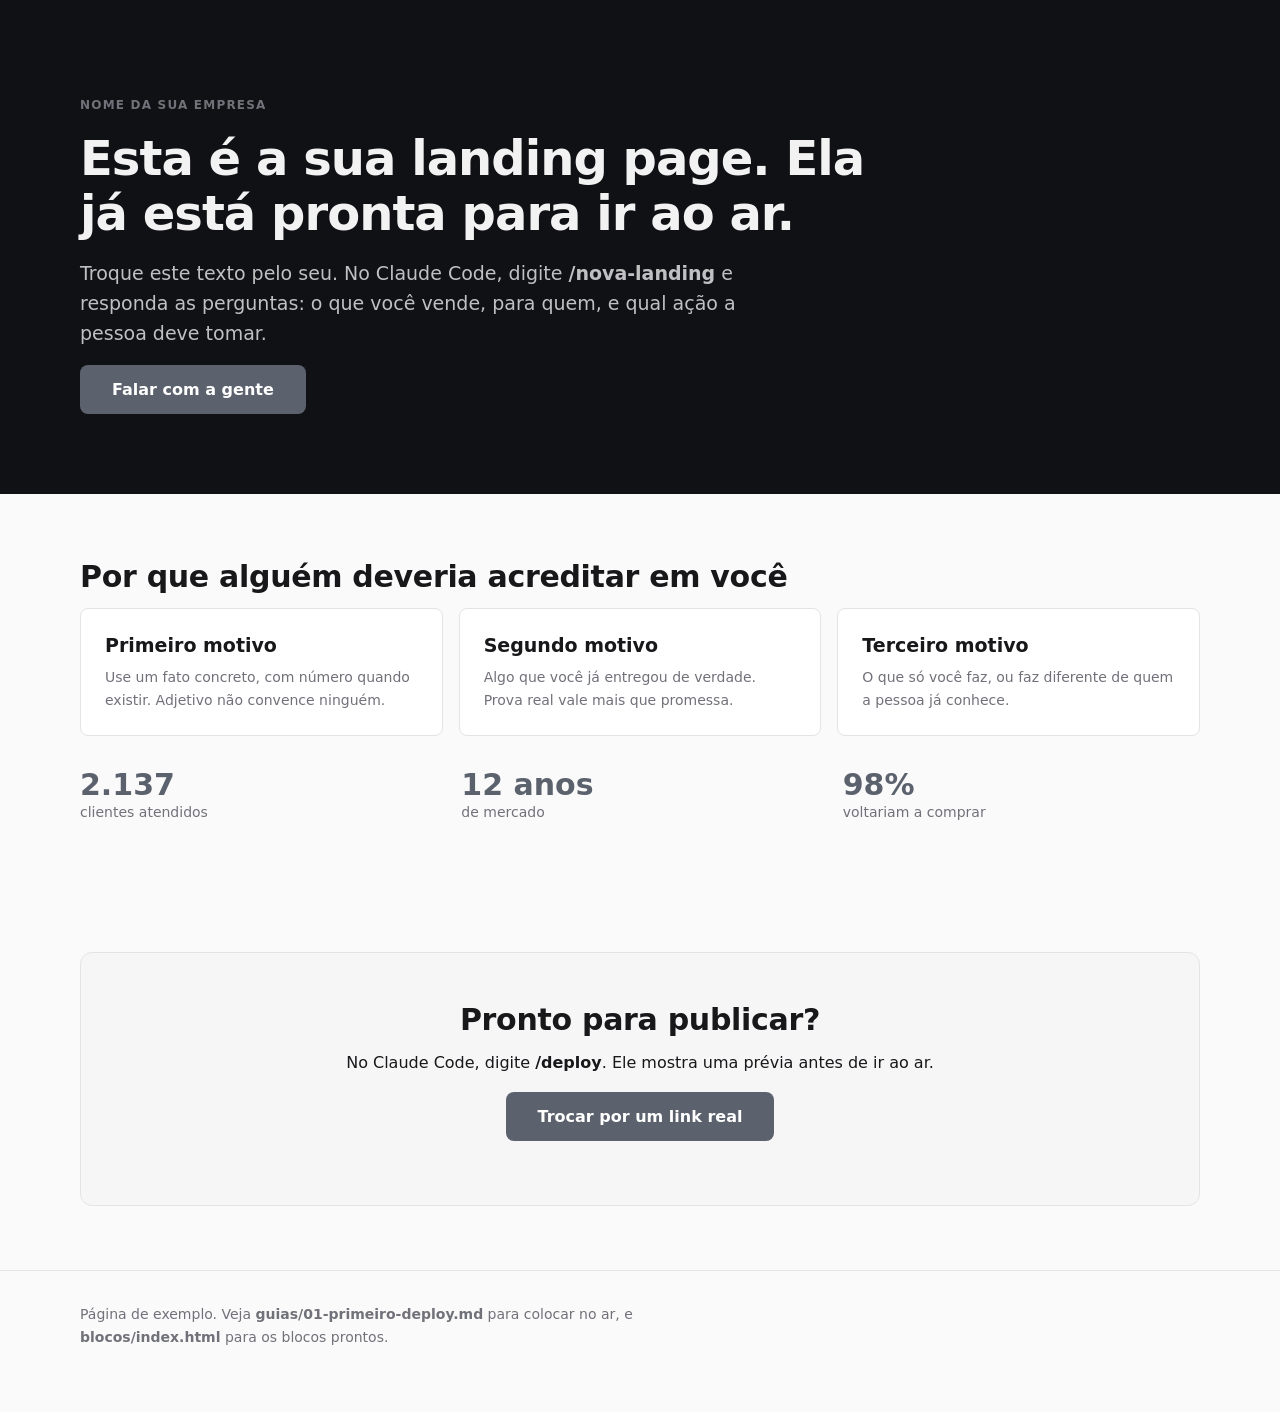
<file: index.html>
<!doctype html>
<html lang="pt-BR">
<head>
<meta charset="utf-8">
<meta name="viewport" content="width=device-width, initial-scale=1">
<title>Sua landing page</title>
<meta name="description" content="Página de exemplo. Troque este conteúdo pelo seu com o comando /nova-landing.">

<!-- As cores, a fonte e as formas vêm todas daqui. Para colocar a identidade
     da sua empresa, digite /design-system no Claude Code: ele preenche este
     arquivo e a página inteira acompanha sozinha. -->
<link rel="stylesheet" href="design-system/tokens.css">

<style>
  /* Só o arranjo desta página. Nenhuma cor, fonte ou forma é escolhida aqui:
     tudo vem dos tokens. É isso que faz trocar a marca ser uma linha, e não
     uma caçada por hex espalhado pelo arquivo. */

  .faixa { max-width: var(--largura-max); margin: 0 auto; padding-inline: var(--esp-5); }

  .topo { background: var(--fundo-escuro); color: var(--texto-claro); padding-block: var(--esp-9) var(--esp-8); }
  .topo h1 { color: var(--texto-claro); }
  .topo .chamada { color: var(--texto-claro); opacity: .78; font-size: var(--texto-lg); max-width: 56ch; }

  .botao {
    display: inline-block; background: var(--acao); color: var(--texto-na-acao);
    text-decoration: none; font-weight: 600;
    padding: var(--esp-3) var(--esp-6); border-radius: var(--raio-md);
    transition: background 140ms ease;
  }
  .botao:hover { background: var(--acao-hover); }

  .secao { padding-block: var(--esp-8); }

  .motivos { display: grid; grid-template-columns: repeat(auto-fit, minmax(230px, 1fr)); gap: var(--esp-4); }
  .motivo {
    background: var(--fundo-cartao); border: 1px solid var(--borda);
    border-radius: var(--raio-md); padding: var(--esp-5);
  }
  .motivo p { margin: 0; color: var(--texto-suave); font-size: var(--texto-sm); }

  .numeros { display: grid; grid-template-columns: repeat(auto-fit, minmax(150px, 1fr)); gap: var(--esp-5); margin-top: var(--esp-6); }
  .numero-valor { font-size: var(--texto-2xl); font-weight: 700; line-height: 1.1; color: var(--acao); }
  .numero-rotulo { font-size: var(--texto-sm); color: var(--texto-suave); }

  .fecho {
    background: var(--fundo-suave); border: 1px solid var(--borda);
    border-radius: var(--raio-lg); padding: var(--esp-7) var(--esp-5); text-align: center;
  }
  .fecho p { margin-left: auto; margin-right: auto; }

  .rodape { border-top: 1px solid var(--borda); padding-block: var(--esp-6) var(--esp-8); }
  .rodape p { color: var(--texto-suave); font-size: var(--texto-sm); margin: 0; }

  /* Aparece com fade ao entrar na tela. Se o JS não rodar, o conteúdo
     aparece mesmo assim: nada aqui depende de JS para ser lido. */
  [data-aparece] { opacity: 0; transform: translateY(8px); transition: opacity .45s ease, transform .45s ease; }
  [data-aparece].visivel { opacity: 1; transform: none; }
  @media (prefers-reduced-motion: reduce) { [data-aparece] { opacity: 1; transform: none; } }
</style>
</head>
<body>

  <header class="topo">
    <div class="faixa">
      <p class="t-etiqueta">Nome da sua empresa</p>
      <h1>Esta é a sua landing page. Ela já está pronta para ir ao ar.</h1>
      <p class="chamada">
        Troque este texto pelo seu. No Claude Code, digite <strong>/nova-landing</strong> e responda
        as perguntas: o que você vende, para quem, e qual ação a pessoa deve tomar.
      </p>
      <p><a class="botao" href="#contato">Falar com a gente</a></p>
    </div>
  </header>

  <main>
    <section class="secao">
      <div class="faixa">
        <h2>Por que alguém deveria acreditar em você</h2>
        <div class="motivos">
          <article class="motivo" data-aparece data-atraso="0">
            <h3>Primeiro motivo</h3>
            <p>Use um fato concreto, com número quando existir. Adjetivo não convence ninguém.</p>
          </article>
          <article class="motivo" data-aparece data-atraso="120">
            <h3>Segundo motivo</h3>
            <p>Algo que você já entregou de verdade. Prova real vale mais que promessa.</p>
          </article>
          <article class="motivo" data-aparece data-atraso="240">
            <h3>Terceiro motivo</h3>
            <p>O que só você faz, ou faz diferente de quem a pessoa já conhece.</p>
          </article>
        </div>

        <!-- Números que sobem sozinhos quando aparecem na tela. Troque os
             valores de data-count pelos seus. Veja mais blocos assim, prontos
             para copiar, abrindo blocos/index.html. -->
        <div class="numeros">
          <div>
            <div class="numero-valor" data-count="2138">0</div>
            <div class="numero-rotulo">clientes atendidos</div>
          </div>
          <div>
            <div class="numero-valor" data-count="12" data-suffix=" anos">0</div>
            <div class="numero-rotulo">de mercado</div>
          </div>
          <div>
            <div class="numero-valor" data-count="98" data-suffix="%">0</div>
            <div class="numero-rotulo">voltariam a comprar</div>
          </div>
        </div>
      </div>
    </section>

    <section class="secao" id="contato">
      <div class="faixa">
        <div class="fecho">
          <h2>Pronto para publicar?</h2>
          <p>No Claude Code, digite <strong>/deploy</strong>. Ele mostra uma prévia antes de ir ao ar.</p>
          <p><a class="botao" href="#">Trocar por um link real</a></p>
        </div>
      </div>
    </section>
  </main>

  <footer class="rodape">
    <div class="faixa">
      <p>
        Página de exemplo. Veja <strong>guias/01-primeiro-deploy.md</strong> para colocar no ar, e
        <strong>blocos/index.html</strong> para os blocos prontos.
      </p>
    </div>
  </footer>

<script>
(function () {
  var semMovimento = window.matchMedia &&
    window.matchMedia("(prefers-reduced-motion: reduce)").matches;

  /* Números que sobem de 0 até o valor de data-count ao entrar na tela. */
  document.querySelectorAll("[data-count]").forEach(function (el) {
    var alvo = parseFloat(el.getAttribute("data-count"));
    var casas = parseInt(el.getAttribute("data-decimals") || "0", 10);
    var sufixo = el.getAttribute("data-suffix") || "";
    function escreve(v) {
      el.textContent = (casas > 0
        ? v.toFixed(casas).replace(".", ",")
        : Math.round(v).toLocaleString("pt-BR")) + sufixo;
    }
    if (semMovimento) { escreve(alvo); return; }
    var inicio = null;
    function passo(ts) {
      if (!inicio) inicio = ts;
      var p = Math.min((ts - inicio) / 1400, 1);
      escreve(alvo * (1 - Math.pow(1 - p, 3)));
      if (p < 1) requestAnimationFrame(passo);
    }
    var obs = new IntersectionObserver(function (es) {
      es.forEach(function (e) {
        if (e.isIntersecting) { requestAnimationFrame(passo); obs.disconnect(); }
      });
    }, { threshold: .4 });
    obs.observe(el);
  });

  /* Entra com fade ao chegar na tela. data-atraso escalona os irmãos. */
  var alvos = document.querySelectorAll("[data-aparece]");
  if (semMovimento) {
    alvos.forEach(function (el) { el.classList.add("visivel"); });
  } else {
    var obs2 = new IntersectionObserver(function (es, o) {
      es.forEach(function (e) {
        if (!e.isIntersecting) return;
        var atraso = parseInt(e.target.getAttribute("data-atraso") || "0", 10);
        setTimeout(function () { e.target.classList.add("visivel"); }, atraso);
        o.unobserve(e.target);
      });
    }, { threshold: .15 });
    alvos.forEach(function (el) { obs2.observe(el); });
  }
})();
</script>
</body>
</html>
</file>
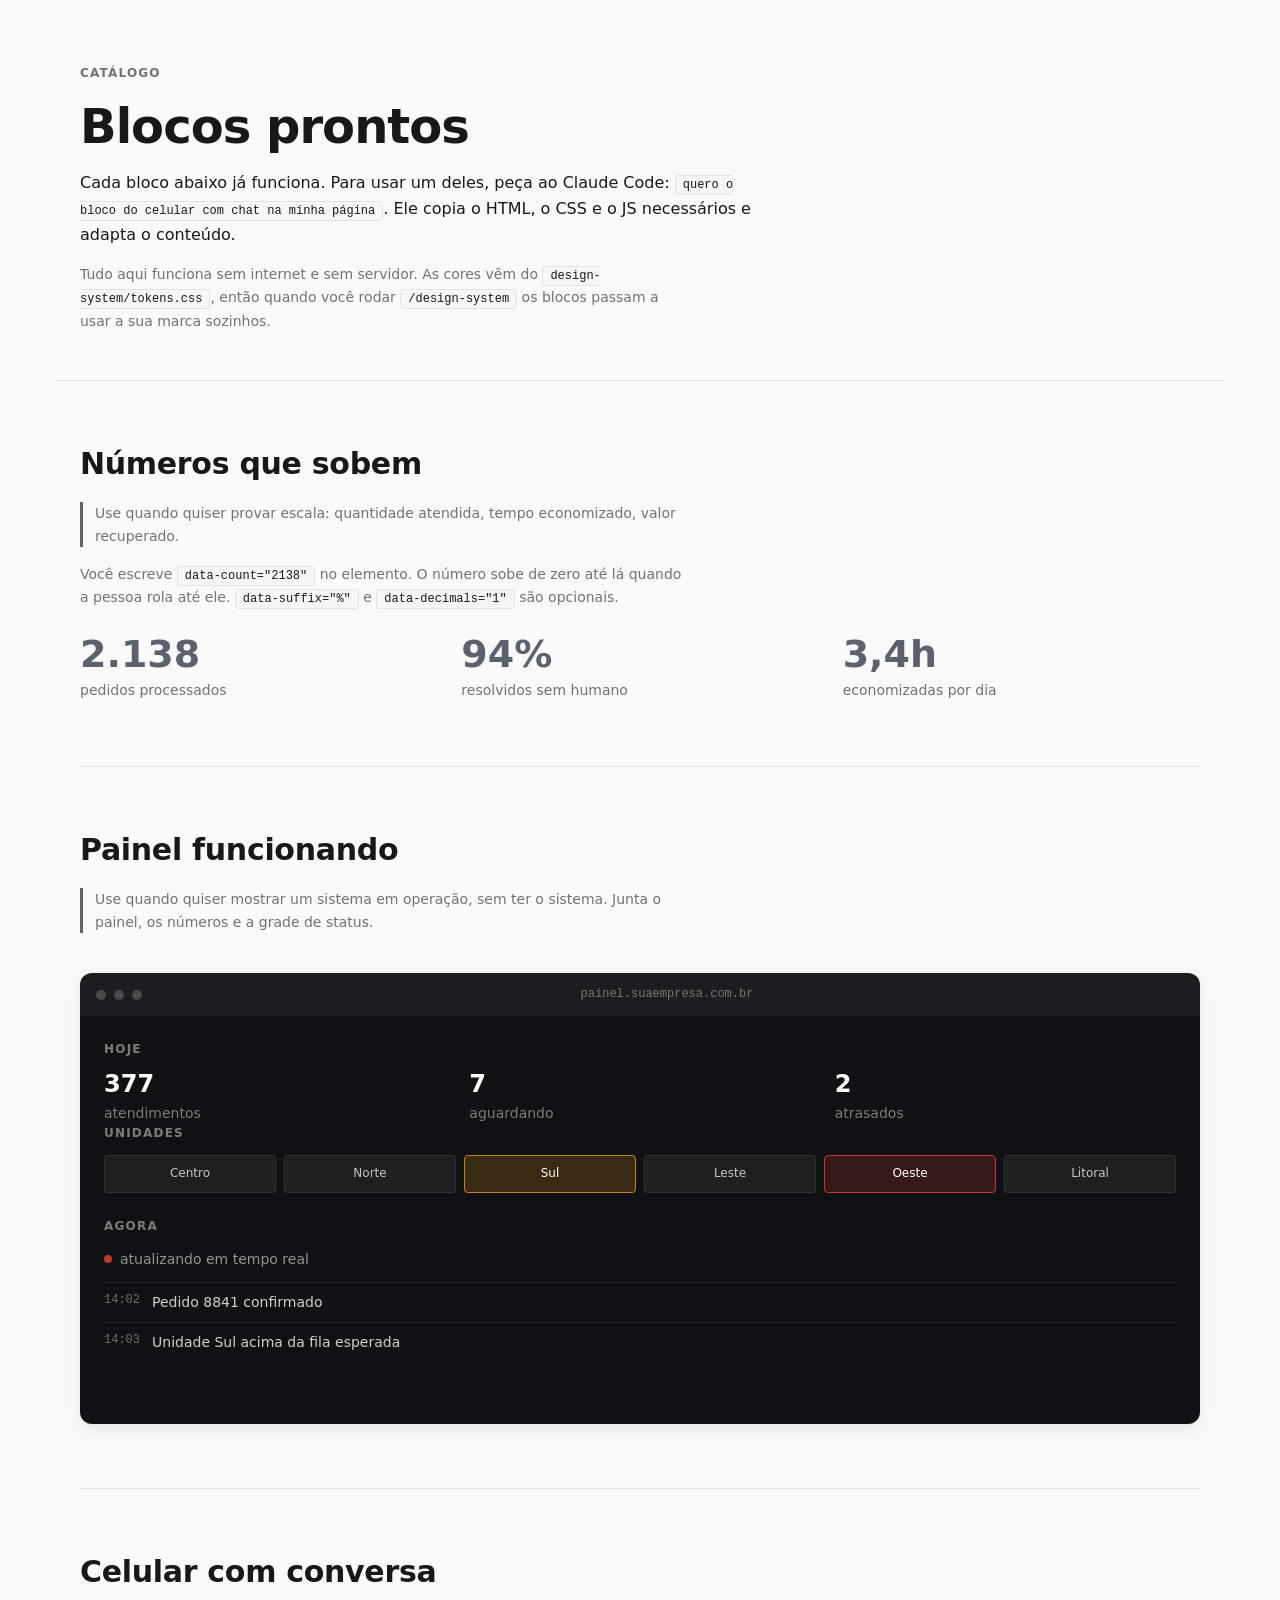
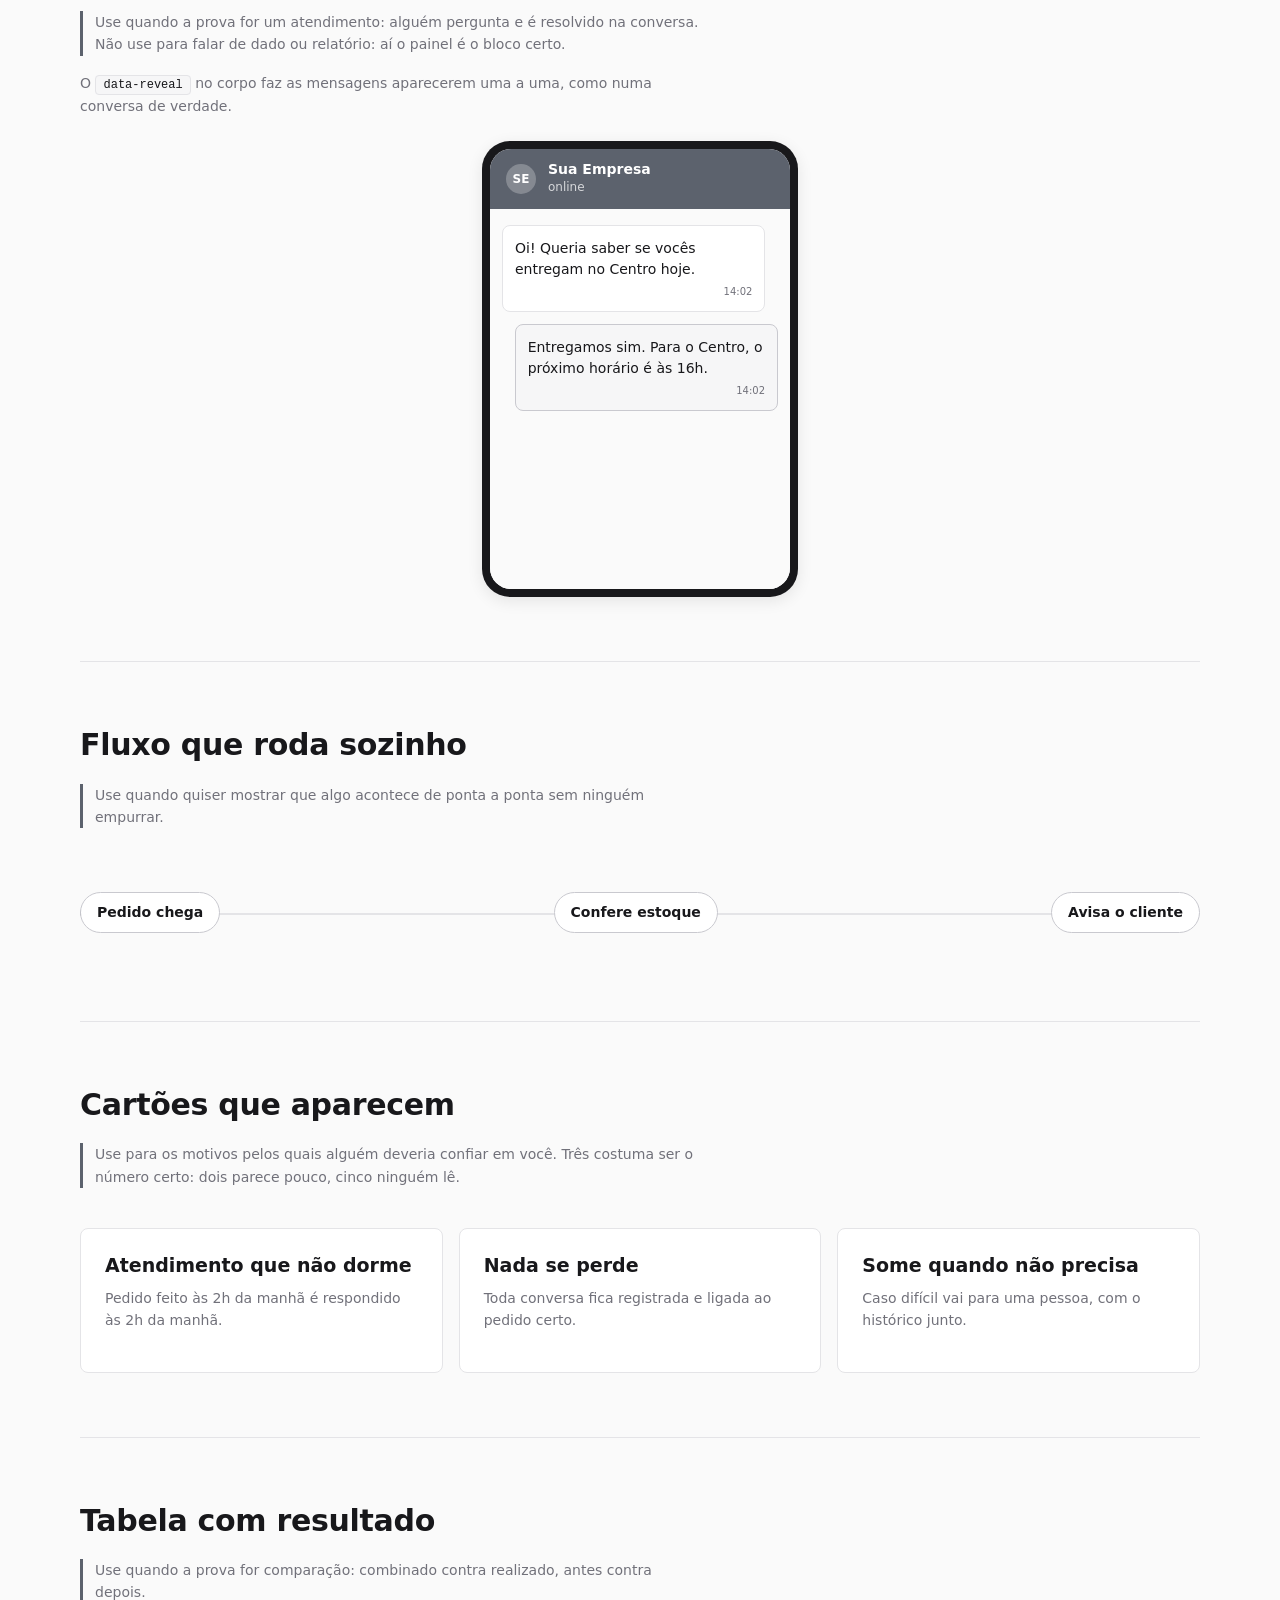
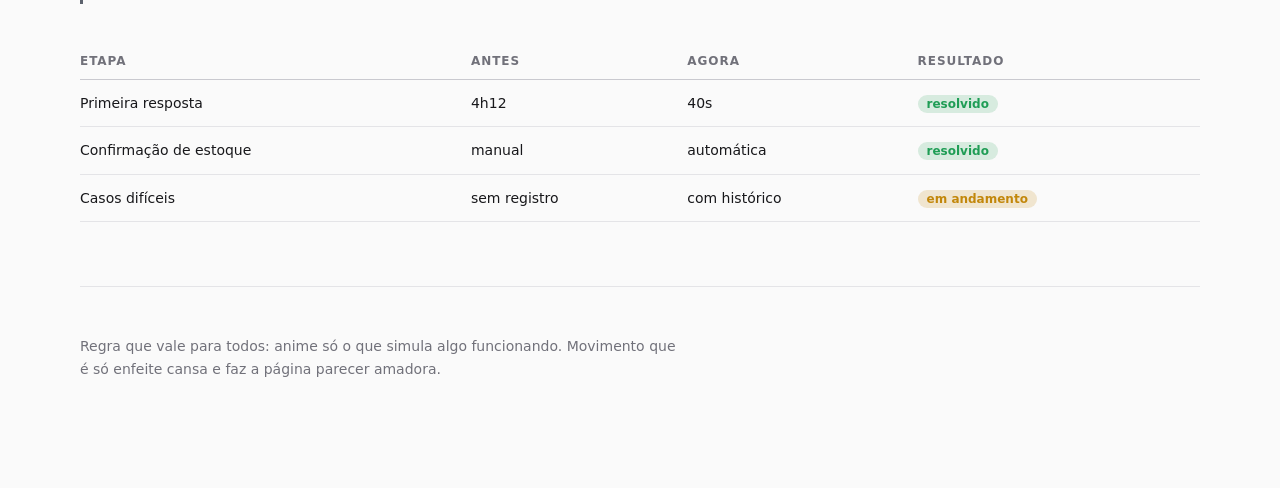
<file: blocos/index.html>
<!doctype html>
<html lang="pt-BR">
<head>
<meta charset="utf-8">
<meta name="viewport" content="width=device-width, initial-scale=1">
<title>Blocos prontos</title>
<link rel="stylesheet" href="../design-system/tokens.css">
<style>
  /* ===========================================================================
     Estilo só desta página de catálogo. Não é para copiar.
     O que você copia são os blocos marcados com <!-- BLOCO: nome -->
     =========================================================================== */
  .cat-wrap { max-width: var(--largura-max); margin: 0 auto; padding-inline: var(--esp-5); }
  .cat-top { padding-block: var(--esp-8) var(--esp-6); border-bottom: 1px solid var(--borda); }
  .cat-item { padding-block: var(--esp-8); border-bottom: 1px solid var(--borda); }
  .cat-meta { margin-bottom: var(--esp-5); }
  .cat-use {
    display: inline-block; font-size: var(--texto-sm); color: var(--texto-suave);
    border-left: 3px solid var(--acao); padding-left: var(--esp-3); margin-top: var(--esp-2);
  }
  .cat-code {
    font-family: var(--fonte-mono); font-size: var(--texto-xs);
    background: var(--fundo-suave); border: 1px solid var(--borda);
    border-radius: var(--raio-sm); padding: 2px 7px; color: var(--texto);
  }
  .cat-demo { margin-top: var(--esp-5); }

  /* ===========================================================================
     BLOCOS. Daqui para baixo é o que você copia.
     =========================================================================== */

  /* BLOCO: numeros-animados
     Números grandes que sobem de 0 até o valor quando entram na tela. */
  .numeros { display: grid; grid-template-columns: repeat(auto-fit, minmax(140px, 1fr)); gap: var(--esp-5); }
  .numero-valor { font-size: var(--texto-3xl); font-weight: 700; line-height: 1.1; color: var(--acao); }
  .numero-rotulo { font-size: var(--texto-sm); color: var(--texto-suave); margin-top: var(--esp-1); }

  /* BLOCO: painel
     Janela de navegador escura com um painel dentro. Serve para mostrar
     "um sistema funcionando" sem precisar de sistema nenhum. */
  .painel { background: var(--fundo-escuro); border-radius: var(--raio-lg); overflow: hidden; box-shadow: var(--sombra-md); }
  .painel-barra { display: flex; align-items: center; gap: var(--esp-2); padding: var(--esp-3) var(--esp-4); background: rgba(255,255,255,.05); }
  .painel-ponto { width: 10px; height: 10px; border-radius: 50%; background: rgba(255,255,255,.2); }
  .painel-url { flex: 1; text-align: center; font-family: var(--fonte-mono); font-size: var(--texto-xs); color: rgba(255,255,255,.4); }
  .painel-corpo { padding: var(--esp-5); color: var(--neutro-0); }
  .painel-titulo { font-size: var(--texto-xs); font-weight: 700; letter-spacing: .1em; text-transform: uppercase; color: rgba(255,255,255,.45); margin: 0 0 var(--esp-3); }
  .painel .numero-valor { color: var(--neutro-0); font-size: var(--texto-xl); }
  .painel .numero-rotulo { color: rgba(255,255,255,.45); }

  /* BLOCO: status
     Grade de etiquetas com estado. Serve para "10 lojas, 2 com problema". */
  .status-grade { display: grid; grid-template-columns: repeat(auto-fit, minmax(88px, 1fr)); gap: var(--esp-2); }
  .status-item {
    font-size: var(--texto-xs); text-align: center; padding: var(--esp-2) var(--esp-1);
    border-radius: var(--raio-sm); background: rgba(255,255,255,.06);
    color: rgba(255,255,255,.75); border: 1px solid rgba(255,255,255,.08);
  }
  .status-item.atencao { background: color-mix(in srgb, var(--atencao-500) 22%, transparent); border-color: var(--atencao-500); color: var(--neutro-0); }
  .status-item.erro    { background: color-mix(in srgb, var(--erro-500) 22%, transparent); border-color: var(--erro-500); color: var(--neutro-0); }

  /* BLOCO: ao-vivo
     Lista que aparece linha a linha, com um ponto pulsando. Serve para
     dar sensação de "está acontecendo agora". */
  .aovivo-topo { display: flex; align-items: center; gap: var(--esp-2); margin-bottom: var(--esp-3); }
  .pulso { width: 8px; height: 8px; border-radius: 50%; background: var(--erro-500); animation: pulso 1.8s infinite; }
  @keyframes pulso {
    0%   { box-shadow: 0 0 0 0 color-mix(in srgb, var(--erro-500) 55%, transparent); }
    70%  { box-shadow: 0 0 0 8px transparent; }
    100% { box-shadow: 0 0 0 0 transparent; }
  }
  .aovivo-linha {
    display: flex; gap: var(--esp-3); font-size: var(--texto-sm);
    padding: var(--esp-2) 0; border-top: 1px solid rgba(255,255,255,.08);
    color: rgba(255,255,255,.8);
  }
  .aovivo-hora { font-family: var(--fonte-mono); font-size: var(--texto-xs); color: rgba(255,255,255,.4); font-variant-numeric: tabular-nums; }

  /* BLOCO: celular
     Conversa de WhatsApp simulada, com as mensagens aparecendo uma a uma. */
  .celular { width: 100%; max-width: 300px; margin: 0 auto; background: var(--neutro-900); border-radius: 28px; padding: 8px; box-shadow: var(--sombra-md); } /* ds-livre: moldura de celular, geometria do aparelho e nao da marca */
  .celular-tela { background: var(--fundo-cartao); border-radius: 21px; /* ds-livre: tela dentro da moldura, acompanha o aparelho */ overflow: hidden; display: flex; flex-direction: column; height: 440px; }
  .celular-topo { background: var(--acao); color: var(--texto-na-acao); display: flex; align-items: center; gap: var(--esp-3); padding: var(--esp-3) var(--esp-4); }
  .celular-avatar { width: 30px; height: 30px; border-radius: 50%; background: rgba(255,255,255,.25); display: grid; place-items: center; font-size: var(--texto-xs); font-weight: 700; }
  .celular-nome { font-size: var(--texto-sm); font-weight: 600; line-height: 1.2; }
  .celular-status { font-size: var(--texto-xs); opacity: .75; }
  .celular-corpo { flex: 1; overflow-y: auto; padding: var(--esp-4) var(--esp-3); background: var(--fundo); display: flex; flex-direction: column; gap: var(--esp-3); }
  .balao { max-width: 86%; padding: var(--esp-3); border-radius: var(--raio-md); font-size: var(--texto-sm); line-height: 1.5; background: var(--fundo-cartao); border: 1px solid var(--borda); align-self: flex-start; }
  .balao.meu { align-self: flex-end; background: var(--fundo-suave); border-color: var(--borda-forte); }
  .balao-hora { display: block; text-align: right; font-size: 10px; color: var(--texto-suave); margin-top: var(--esp-1); }
  .digitando { display: flex; gap: 4px; align-items: center; }
  .digitando span { width: 6px; height: 6px; border-radius: 50%; background: var(--texto-suave); animation: pula 1.2s infinite; }
  .digitando span:nth-child(2) { animation-delay: .15s; }
  .digitando span:nth-child(3) { animation-delay: .3s; }
  @keyframes pula {
    0%, 80%, 100% { transform: translateY(0); opacity: .35; }
    40%           { transform: translateY(-4px); opacity: 1; }
  }

  /* BLOCO: fluxo
     Etapas ligadas com uma partícula andando entre elas. Serve para mostrar
     "isto roda sozinho, do começo ao fim". */
  .fluxo { position: relative; display: flex; align-items: center; justify-content: space-between; gap: var(--esp-3); padding: var(--esp-5) 0; }
  .fluxo::before { content: ""; position: absolute; left: 4%; right: 4%; top: 50%; height: 2px; background: var(--borda); }
  .fluxo-no { position: relative; background: var(--fundo-cartao); border: 1px solid var(--borda-forte); border-radius: var(--raio-pill); padding: var(--esp-2) var(--esp-4); font-size: var(--texto-sm); font-weight: 600; }
  .fluxo-particula { position: absolute; top: calc(50% - 4px); width: 8px; height: 8px; border-radius: 50%; background: var(--acao); animation: anda 3.2s linear infinite; }
  @keyframes anda {
    0%   { left: 3%;  opacity: 0; }
    8%   { opacity: 1; }
    92%  { opacity: 1; }
    100% { left: 96%; opacity: 0; }
  }

  /* BLOCO: cartoes
     Grade de cartões que entram com fade quando aparecem na tela. */
  .cartoes { display: grid; grid-template-columns: repeat(auto-fit, minmax(230px, 1fr)); gap: var(--esp-4); }
  .cartao { background: var(--fundo-cartao); border: 1px solid var(--borda); border-radius: var(--raio-md); padding: var(--esp-5); }

  /* BLOCO: tabela
     Tabela com etiqueta de resultado colorida. */
  .rolagem { overflow-x: auto; }
  table.dados { border-collapse: collapse; width: 100%; font-size: var(--texto-sm); min-width: 420px; }
  table.dados th { text-align: left; font-size: var(--texto-xs); letter-spacing: .08em; text-transform: uppercase; color: var(--texto-suave); font-weight: 600; padding: var(--esp-2) var(--esp-4) var(--esp-2) 0; border-bottom: 1px solid var(--borda-forte); }
  table.dados td { padding: var(--esp-3) var(--esp-4) var(--esp-3) 0; border-bottom: 1px solid var(--borda); }
  .etiqueta { font-size: var(--texto-xs); font-weight: 600; padding: 2px 9px; border-radius: var(--raio-pill); white-space: nowrap; }
  .etiqueta.ok      { background: color-mix(in srgb, var(--ok-500) 16%, transparent); color: var(--ok-500); }
  .etiqueta.atencao { background: color-mix(in srgb, var(--atencao-500) 18%, transparent); color: var(--atencao-500); }
  .etiqueta.erro    { background: color-mix(in srgb, var(--erro-500) 16%, transparent); color: var(--erro-500); }

  /* Estado inicial de tudo que aparece no scroll. O JS lá embaixo remove.
     Se o JS não rodar, o conteúdo aparece mesmo assim: nunca deixe algo
     depender de JS para ser lido. */
  [data-aparece] { opacity: 0; transform: translateY(8px); transition: opacity .45s ease, transform .45s ease; }
  [data-aparece].visivel { opacity: 1; transform: none; }
  @media (prefers-reduced-motion: reduce) {
    [data-aparece] { opacity: 1; transform: none; }
  }
</style>
</head>
<body>

<header class="cat-top cat-wrap">
  <p class="t-etiqueta">Catálogo</p>
  <h1>Blocos prontos</h1>
  <p>
    Cada bloco abaixo já funciona. Para usar um deles, peça ao Claude Code:
    <span class="cat-code">quero o bloco do celular com chat na minha página</span>.
    Ele copia o HTML, o CSS e o JS necessários e adapta o conteúdo.
  </p>
  <p class="t-apoio">
    Tudo aqui funciona sem internet e sem servidor. As cores vêm do
    <span class="cat-code">design-system/tokens.css</span>, então quando você rodar
    <span class="cat-code">/design-system</span> os blocos passam a usar a sua marca sozinhos.
  </p>
</header>

<main class="cat-wrap">

  <!-- ===================================================================== -->
  <section class="cat-item">
    <div class="cat-meta">
      <h2>Números que sobem</h2>
      <p class="cat-use">Use quando quiser provar escala: quantidade atendida, tempo economizado, valor recuperado.</p>
      <p class="t-apoio">
        Você escreve <span class="cat-code">data-count="2138"</span> no elemento. O número sobe de
        zero até lá quando a pessoa rola até ele. <span class="cat-code">data-suffix="%"</span> e
        <span class="cat-code">data-decimals="1"</span> são opcionais.
      </p>
    </div>
    <div class="cat-demo">
      <!-- BLOCO: numeros-animados -->
      <div class="numeros">
        <div>
          <div class="numero-valor" data-count="2138">0</div>
          <div class="numero-rotulo">pedidos processados</div>
        </div>
        <div>
          <div class="numero-valor" data-count="94" data-suffix="%">0</div>
          <div class="numero-rotulo">resolvidos sem humano</div>
        </div>
        <div>
          <div class="numero-valor" data-count="3.4" data-decimals="1" data-suffix="h">0</div>
          <div class="numero-rotulo">economizadas por dia</div>
        </div>
      </div>
      <!-- /BLOCO -->
    </div>
  </section>

  <!-- ===================================================================== -->
  <section class="cat-item">
    <div class="cat-meta">
      <h2>Painel funcionando</h2>
      <p class="cat-use">Use quando quiser mostrar um sistema em operação, sem ter o sistema. Junta o painel, os números e a grade de status.</p>
    </div>
    <div class="cat-demo">
      <!-- BLOCO: painel -->
      <div class="painel">
        <div class="painel-barra">
          <span class="painel-ponto"></span><span class="painel-ponto"></span><span class="painel-ponto"></span>
          <span class="painel-url">painel.suaempresa.com.br</span>
        </div>
        <div class="painel-corpo">
          <p class="painel-titulo">Hoje</p>
          <div class="numeros">
            <div><div class="numero-valor" data-count="412">0</div><div class="numero-rotulo">atendimentos</div></div>
            <div><div class="numero-valor" data-count="8">0</div><div class="numero-rotulo">aguardando</div></div>
            <div><div class="numero-valor" data-count="2">0</div><div class="numero-rotulo">atrasados</div></div>
          </div>

          <p class="painel-titulo">Unidades</p>
          <!-- BLOCO: status -->
          <div class="status-grade">
            <div class="status-item">Centro</div>
            <div class="status-item">Norte</div>
            <div class="status-item atencao">Sul</div>
            <div class="status-item">Leste</div>
            <div class="status-item erro">Oeste</div>
            <div class="status-item">Litoral</div>
          </div>
          <!-- /BLOCO -->

          <!-- BLOCO: ao-vivo -->
          <p class="painel-titulo" style="margin-top:var(--esp-5)">Agora</p>
          <div class="aovivo-topo">
            <span class="pulso"></span>
            <span class="t-apoio" style="color:rgba(255,255,255,.55)">atualizando em tempo real</span>
          </div>
          <div data-aparece data-atraso="0"   class="aovivo-linha"><span class="aovivo-hora">14:02</span><span>Pedido 8841 confirmado</span></div>
          <div data-aparece data-atraso="500" class="aovivo-linha"><span class="aovivo-hora">14:03</span><span>Unidade Sul acima da fila esperada</span></div>
          <div data-aparece data-atraso="1000" class="aovivo-linha"><span class="aovivo-hora">14:05</span><span>Reposição solicitada automaticamente</span></div>
          <!-- /BLOCO -->
        </div>
      </div>
      <!-- /BLOCO -->
    </div>
  </section>

  <!-- ===================================================================== -->
  <section class="cat-item">
    <div class="cat-meta">
      <h2>Celular com conversa</h2>
      <p class="cat-use">Use quando a prova for um atendimento: alguém pergunta e é resolvido na conversa. Não use para falar de dado ou relatório: aí o painel é o bloco certo.</p>
      <p class="t-apoio">
        O <span class="cat-code">data-reveal</span> no corpo faz as mensagens aparecerem uma a uma,
        como numa conversa de verdade.
      </p>
    </div>
    <div class="cat-demo">
      <!-- BLOCO: celular -->
      <div class="celular">
        <div class="celular-tela">
          <div class="celular-topo">
            <div class="celular-avatar">SE</div>
            <div>
              <div class="celular-nome">Sua Empresa</div>
              <div class="celular-status">online</div>
            </div>
          </div>
          <div class="celular-corpo" data-reveal>
            <div class="balao">Oi! Queria saber se vocês entregam no Centro hoje.<span class="balao-hora">14:02</span></div>
            <div class="balao meu">Entregamos sim. Para o Centro, o próximo horário é às 16h.<span class="balao-hora">14:02</span></div>
            <div class="balao"><div class="digitando"><span></span><span></span><span></span></div></div>
            <div class="balao meu">Reservei uma vaga nesse horário. Confirma para você?<span class="balao-hora">14:03</span></div>
          </div>
        </div>
      </div>
      <!-- /BLOCO -->
    </div>
  </section>

  <!-- ===================================================================== -->
  <section class="cat-item">
    <div class="cat-meta">
      <h2>Fluxo que roda sozinho</h2>
      <p class="cat-use">Use quando quiser mostrar que algo acontece de ponta a ponta sem ninguém empurrar.</p>
    </div>
    <div class="cat-demo">
      <!-- BLOCO: fluxo -->
      <div class="fluxo">
        <span class="fluxo-particula"></span>
        <span class="fluxo-no">Pedido chega</span>
        <span class="fluxo-no">Confere estoque</span>
        <span class="fluxo-no">Avisa o cliente</span>
      </div>
      <!-- /BLOCO -->
    </div>
  </section>

  <!-- ===================================================================== -->
  <section class="cat-item">
    <div class="cat-meta">
      <h2>Cartões que aparecem</h2>
      <p class="cat-use">Use para os motivos pelos quais alguém deveria confiar em você. Três costuma ser o número certo: dois parece pouco, cinco ninguém lê.</p>
    </div>
    <div class="cat-demo">
      <!-- BLOCO: cartoes -->
      <div class="cartoes">
        <article class="cartao" data-aparece data-atraso="0">
          <h3>Atendimento que não dorme</h3>
          <p class="t-apoio">Pedido feito às 2h da manhã é respondido às 2h da manhã.</p>
        </article>
        <article class="cartao" data-aparece data-atraso="120">
          <h3>Nada se perde</h3>
          <p class="t-apoio">Toda conversa fica registrada e ligada ao pedido certo.</p>
        </article>
        <article class="cartao" data-aparece data-atraso="240">
          <h3>Some quando não precisa</h3>
          <p class="t-apoio">Caso difícil vai para uma pessoa, com o histórico junto.</p>
        </article>
      </div>
      <!-- /BLOCO -->
    </div>
  </section>

  <!-- ===================================================================== -->
  <section class="cat-item">
    <div class="cat-meta">
      <h2>Tabela com resultado</h2>
      <p class="cat-use">Use quando a prova for comparação: combinado contra realizado, antes contra depois.</p>
    </div>
    <div class="cat-demo">
      <!-- BLOCO: tabela -->
      <div class="rolagem">
        <table class="dados">
          <thead><tr><th>Etapa</th><th>Antes</th><th>Agora</th><th>Resultado</th></tr></thead>
          <tbody>
            <tr><td>Primeira resposta</td><td>4h12</td><td>40s</td><td><span class="etiqueta ok">resolvido</span></td></tr>
            <tr><td>Confirmação de estoque</td><td>manual</td><td>automática</td><td><span class="etiqueta ok">resolvido</span></td></tr>
            <tr><td>Casos difíceis</td><td>sem registro</td><td>com histórico</td><td><span class="etiqueta atencao">em andamento</span></td></tr>
          </tbody>
        </table>
      </div>
      <!-- /BLOCO -->
    </div>
  </section>

</main>

<footer class="cat-wrap" style="padding-block: var(--esp-7) var(--esp-9)">
  <p class="t-apoio">
    Regra que vale para todos: anime só o que simula algo funcionando. Movimento que é só enfeite
    cansa e faz a página parecer amadora.
  </p>
</footer>

<!-- =========================================================================
     JS DOS BLOCOS. Copie junto se usar data-count, data-reveal ou data-aparece.
     Não depende de nada externo e funciona abrindo o arquivo com dois cliques.
     ========================================================================= -->
<script>
(function () {
  var semMovimento = window.matchMedia &&
    window.matchMedia("(prefers-reduced-motion: reduce)").matches;

  /* --- data-count: número que sobe de 0 até o valor ao entrar na tela --- */
  document.querySelectorAll("[data-count]").forEach(function (el) {
    var alvo = parseFloat(el.getAttribute("data-count"));
    var casas = parseInt(el.getAttribute("data-decimals") || "0", 10);
    var sufixo = el.getAttribute("data-suffix") || "";

    function escreve(v) {
      var txt = casas > 0
        ? v.toFixed(casas).replace(".", ",")
        : Math.round(v).toLocaleString("pt-BR");
      el.textContent = txt + sufixo;
    }
    if (semMovimento) { escreve(alvo); return; }

    var inicio = null;
    function passo(ts) {
      if (!inicio) inicio = ts;
      var p = Math.min((ts - inicio) / 1400, 1);
      escreve(alvo * (1 - Math.pow(1 - p, 3)));
      if (p < 1) requestAnimationFrame(passo);
    }
    var obs = new IntersectionObserver(function (ents) {
      ents.forEach(function (e) {
        if (e.isIntersecting) { requestAnimationFrame(passo); obs.disconnect(); }
      });
    }, { threshold: .4 });
    obs.observe(el);
  });

  /* --- data-reveal: filhos aparecem um a um, como mensagens chegando --- */
  document.querySelectorAll("[data-reveal]").forEach(function (caixa) {
    var itens = Array.prototype.slice.call(caixa.children);
    if (semMovimento) return;
    itens.forEach(function (b) {
      b.style.opacity = 0;
      b.style.transform = "translateY(6px)";
      b.style.transition = "opacity .4s ease, transform .4s ease";
    });
    var i = 0;
    function mostra() {
      if (i >= itens.length) return;
      itens[i].style.opacity = 1;
      itens[i].style.transform = "none";
      i++;
      setTimeout(mostra, 550);
    }
    var obs = new IntersectionObserver(function (ents) {
      ents.forEach(function (e) {
        if (e.isIntersecting) { mostra(); obs.disconnect(); }
      });
    }, { threshold: .3 });
    obs.observe(caixa);
  });

  /* --- data-aparece: entra com fade ao chegar na tela. data-atraso escalona --- */
  var alvos = document.querySelectorAll("[data-aparece]");
  if (semMovimento) {
    alvos.forEach(function (el) { el.classList.add("visivel"); });
  } else {
    var obs = new IntersectionObserver(function (ents, o) {
      ents.forEach(function (e) {
        if (!e.isIntersecting) return;
        var atraso = parseInt(e.target.getAttribute("data-atraso") || "0", 10);
        setTimeout(function () { e.target.classList.add("visivel"); }, atraso);
        o.unobserve(e.target);
      });
    }, { threshold: .15 });
    alvos.forEach(function (el) { obs.observe(el); });
  }
})();
</script>
</body>
</html>
</file>
<file: design-system/tokens.css>
/* =============================================================================
   TOKENS DA SUA MARCA

   ATENÇÃO: este arquivo está com valores PROVISÓRIOS, em tons de cinza.
   Ele não é a sua marca ainda.

   Para preencher com a identidade da sua empresa, digite no Claude Code:

       /design-system

   Ele vai perguntar o que você tem (um guia de identidade, o site no ar, um
   print da logo, ou nada) e preencher este arquivo. Não edite à mão: o
   comando também escreve o IDENTIDADE.md registrando de onde veio cada valor,
   e editar aqui direto faz os dois arquivos discordarem.

   COMO ESTE ARQUIVO É ORGANIZADO

   1. Primitivos    as cores cruas, em escala. Ninguém usa direto.
   2. Semânticos    o que cada cor SIGNIFICA (fundo, texto, borda, ação).
                    É isso que você usa na página.
   3. Papéis de texto  tamanho e peso de cada nível de título.

   A vantagem de separar: trocar a cor da marca mexe em 1 linha dos
   primitivos, e a página inteira acompanha.
   ============================================================================= */

:root {
  /* ---------------------------------------------------------------------------
     1. PRIMITIVOS
     Escala de 50 (mais claro) a 950 (mais escuro). O 500 costuma ser a cor
     "cheia" da marca, a que aparece em botão.
     --------------------------------------------------------------------------- */

  /* Cor da marca. PROVISÓRIA: cinza neutro até o /design-system rodar. */
  --marca-50:  #f6f6f7;
  --marca-100: #e9eaec;
  --marca-200: #d2d4d8;
  --marca-300: #adb1b8;
  --marca-400: #7f848e;
  --marca-500: #5c626d;   /* cor cheia, preenchimento de botão */
  --marca-600: #474c55;
  --marca-700: #383c43;
  --marca-800: #2b2e34;
  --marca-900: #1c1e22;
  --marca-950: #101114;

  /* Neutros. Servem para fundo, texto e borda. */
  --neutro-0:   #ffffff;
  --neutro-50:  #fafafa;
  --neutro-100: #f2f2f3;
  --neutro-200: #e4e4e7;
  --neutro-300: #c9c9cf;
  --neutro-500: #71717a;
  --neutro-700: #3f3f46;
  --neutro-900: #18181b;

  /* Cores de sinal. Só para status, nunca para decorar. */
  --ok-500:      #1f9d55;
  --atencao-500: #c2870b;
  --erro-500:    #c0392b;

  /* ---------------------------------------------------------------------------
     2. SEMÂNTICOS
     Use SEMPRE estes na página, nunca os primitivos acima e nunca um hex solto.
     Assim a página inteira muda junto quando a marca mudar.
     --------------------------------------------------------------------------- */

  --fundo:          var(--neutro-50);   /* fundo da página */
  --fundo-cartao:   var(--neutro-0);    /* fundo de cartão sobre a página */
  --fundo-escuro:   var(--marca-950);   /* faixas escuras, topo, rodapé */
  --fundo-suave:    var(--marca-50);    /* destaque leve, sem virar cartão */

  --texto:          var(--neutro-900);  /* texto principal */
  --texto-suave:    var(--neutro-500);  /* apoio, legenda */
  --texto-claro:    var(--neutro-100);  /* texto sobre fundo escuro */
  --texto-na-acao:  var(--neutro-0);    /* texto dentro do botão */

  --borda:          var(--neutro-200);
  --borda-forte:    var(--neutro-300);

  --acao:           var(--marca-500);   /* botão principal */
  --acao-hover:     var(--marca-600);   /* o mesmo botão, com o mouse em cima */
  --acao-foco:      var(--marca-300);   /* anel de foco, para quem navega por teclado */

  /* ---------------------------------------------------------------------------
     3. FORMA E ESPAÇO
     --------------------------------------------------------------------------- */

  /* Cantos arredondados. Marca discreta usa valores baixos; marca expressiva
     usa valores altos. O /design-system ajusta conforme a sua identidade. */
  --raio-sm: 4px;
  --raio-md: 8px;
  --raio-lg: 12px;
  --raio-pill: 999px;   /* botão em formato de cápsula */

  /* Espaçamento em grade de 4px. Usar só estes valores mantém o ritmo da
     página; números soltos (13px, 27px) são o que faz a página parecer torta. */
  --esp-1: 4px;
  --esp-2: 8px;
  --esp-3: 12px;
  --esp-4: 16px;
  --esp-5: 24px;
  --esp-6: 32px;
  --esp-7: 48px;
  --esp-8: 64px;
  --esp-9: 96px;

  /* Sombras. Prefira borda a sombra: sombra pesada envelhece a página. */
  --sombra-sm: 0 1px 3px rgba(0,0,0,.07);
  --sombra-md: 0 4px 16px rgba(0,0,0,.09);

  --largura-max: 1120px;   /* largura do conteúdo antes de centralizar */

  /* ---------------------------------------------------------------------------
     4. TIPOGRAFIA
     --------------------------------------------------------------------------- */

  /* PROVISÓRIA: fonte do sistema, até o /design-system definir a da marca.
     A fonte do sistema é rápida e nunca falha, mas não tem personalidade. */
  --fonte: system-ui, -apple-system, "Segoe UI", Roboto, Helvetica, Arial, sans-serif;
  --fonte-mono: ui-monospace, SFMono-Regular, Menlo, monospace;

  /* Escala de tamanho. Cada degrau é visivelmente diferente do anterior:
     escala com degraus pequenos demais lê como erro, não como hierarquia. */
  --texto-xs:   12px;
  --texto-sm:   14px;
  --texto-base: 16px;
  --texto-lg:   19px;
  --texto-xl:   24px;
  --texto-2xl:  30px;
  --texto-3xl:  38px;
  --texto-4xl:  48px;

  --altura-apertada: 1.15;
  --altura-normal:   1.6;
}

/* Modo escuro, quando a pessoa usa o sistema em escuro.
   Só os semânticos mudam: os primitivos continuam os mesmos. */
@media (prefers-color-scheme: dark) {
  :root:not([data-tema="claro"]) {
    --fundo:        var(--marca-950);
    --fundo-cartao: var(--marca-900);
    --fundo-suave:  var(--marca-800);
    --texto:        var(--neutro-100);
    --texto-suave:  var(--neutro-300);
    --borda:        var(--marca-800);
    --borda-forte:  var(--marca-700);
  }
}

/* =============================================================================
   PAPÉIS DE TEXTO

   Cada papel está colado no elemento HTML correspondente. Ou seja: escrever
   <h2> já sai com o tamanho e o peso certos, sem você precisar saber de classe
   nenhuma. As classes .t-* existem só para quando você precisar do visual de
   um título num elemento que não é título.
   ============================================================================= */

body {
  margin: 0;
  background: var(--fundo);
  color: var(--texto);
  font-family: var(--fonte);
  font-size: var(--texto-base);
  line-height: var(--altura-normal);
  -webkit-font-smoothing: antialiased;
}

.t-hero, h1 {
  font-size: clamp(var(--texto-3xl), 6vw, var(--texto-4xl));
  line-height: var(--altura-apertada);
  font-weight: 700;
  letter-spacing: -0.02em;
  text-wrap: balance;
  margin: 0 0 var(--esp-4);
}

.t-h2, h2 {
  font-size: clamp(var(--texto-xl), 3.4vw, var(--texto-2xl));
  line-height: 1.25;
  font-weight: 700;
  letter-spacing: -0.01em;
  text-wrap: balance;
  margin: 0 0 var(--esp-3);
}

.t-h3, h3 {
  font-size: var(--texto-lg);
  line-height: 1.35;
  font-weight: 600;
  margin: 0 0 var(--esp-2);
}

.t-corpo, p {
  font-size: var(--texto-base);
  line-height: var(--altura-normal);
  margin: 0 0 var(--esp-4);
  max-width: 68ch;   /* linha longa demais cansa de ler */
}

.t-apoio {
  font-size: var(--texto-sm);
  color: var(--texto-suave);
}

.t-etiqueta {
  font-size: var(--texto-xs);
  font-weight: 600;
  letter-spacing: 0.1em;
  text-transform: uppercase;
  color: var(--texto-suave);
}

.t-mono {
  font-family: var(--fonte-mono);
  font-size: 0.92em;
}

/* Foco visível para quem navega por teclado. Não remova: sem isso, quem não
   usa mouse não consegue saber onde está na página. */
:focus-visible {
  outline: 2px solid var(--acao-foco);
  outline-offset: 2px;
}

/* Números que sobem animados não podem "pular" de largura enquanto contam. */
[data-count] {
  font-variant-numeric: tabular-nums;
}

/* Respeita quem pediu menos movimento no sistema operacional.
   Não remova: para algumas pessoas, animação causa enjoo de verdade. */
@media (prefers-reduced-motion: reduce) {
  *, *::before, *::after {
    animation-duration: 0.01ms !important;
    animation-iteration-count: 1 !important;
    transition-duration: 0.01ms !important;
    scroll-behavior: auto !important;
  }
}
</file>
